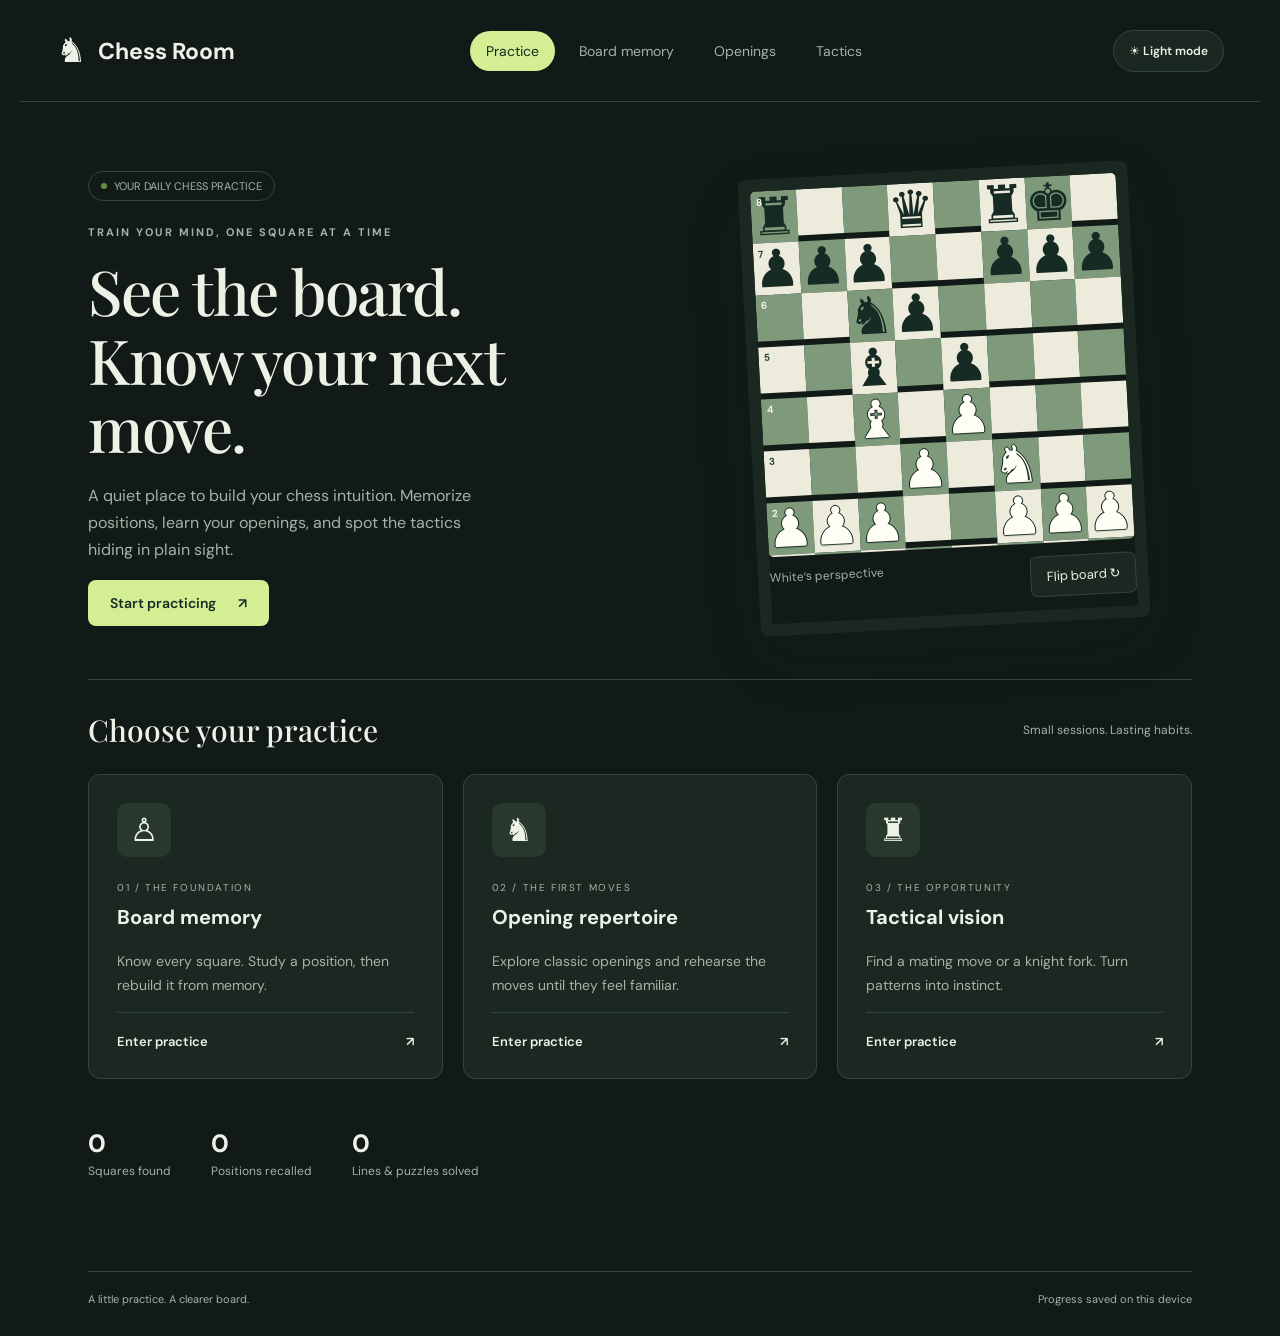
<file: index.html>
<!doctype html>
<html lang="en"><head><meta charset="utf-8"><meta name="viewport" content="width=device-width,initial-scale=1"><meta name="theme-color" content="#172b25"><meta name="description" content="Build your chess memory with board, opening, and tactics practice."><title>Chess Room · Daily practice</title><script src="theme.js?v=4"></script><link rel="stylesheet" href="styles.css?v=4"><script src="app.js?v=4" defer></script></head><body data-page="home"><div id="app"></div></body></html>
</file>
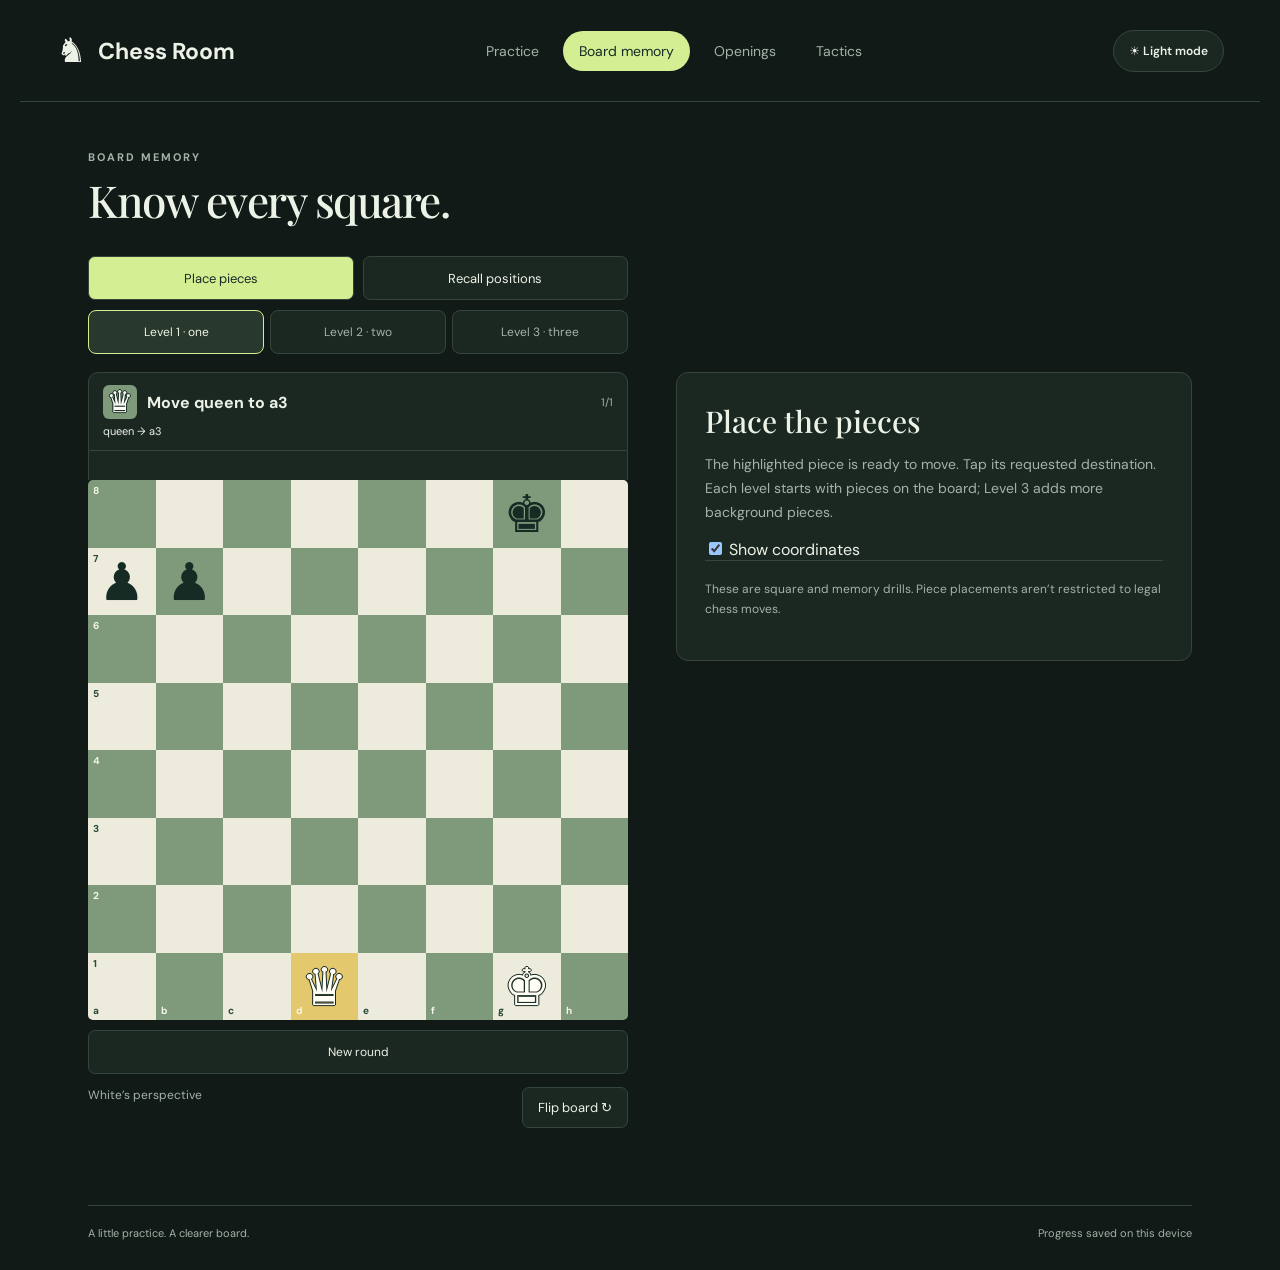
<file: board.html>
<!doctype html>
<html lang="en"><head><meta charset="utf-8"><meta name="viewport" content="width=device-width,initial-scale=1"><meta name="theme-color" content="#172b25"><title>Board memory · Chess Room</title><script src="theme.js?v=4"></script><link rel="stylesheet" href="styles.css?v=4"><script src="board-practice.js?v=4" defer></script><script src="app.js?v=4" defer></script></head><body data-page="board"><div id="app"></div></body></html>
</file>
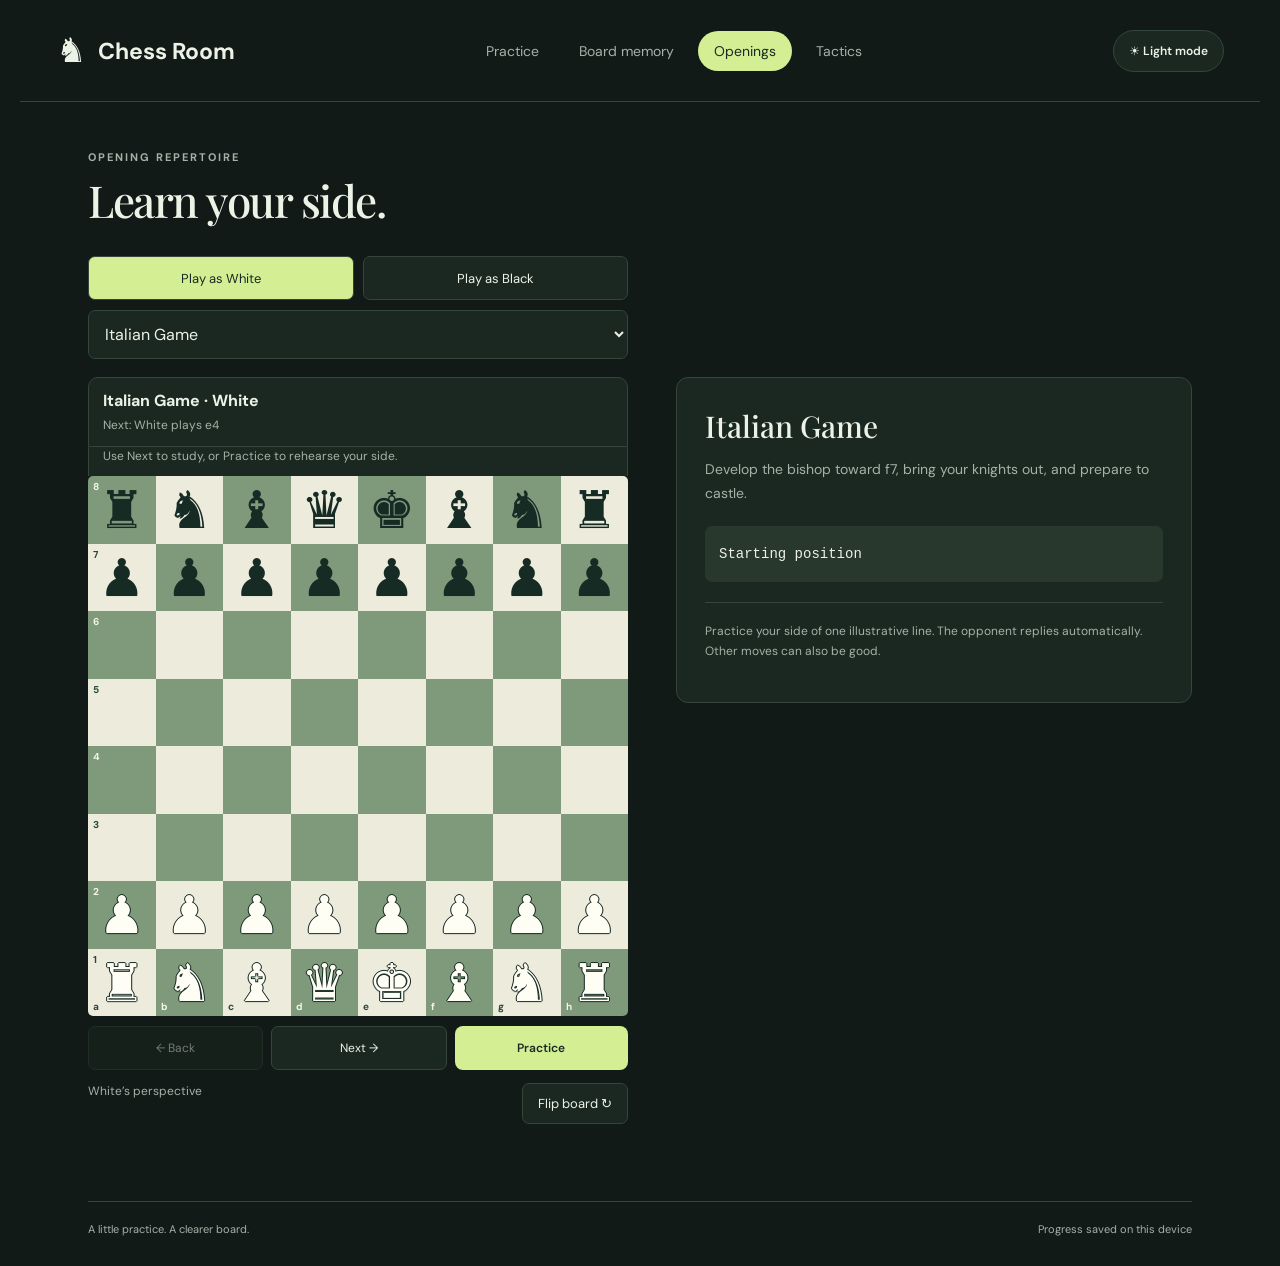
<file: openings.html>
<!doctype html>
<html lang="en"><head><meta charset="utf-8"><meta name="viewport" content="width=device-width,initial-scale=1"><meta name="theme-color" content="#172b25"><title>Openings · Chess Room</title><script src="theme.js?v=4"></script><link rel="stylesheet" href="styles.css?v=4"><script src="openings-practice.js?v=4" defer></script><script src="app.js?v=4" defer></script></head><body data-page="openings"><div id="app"></div></body></html>
</file>
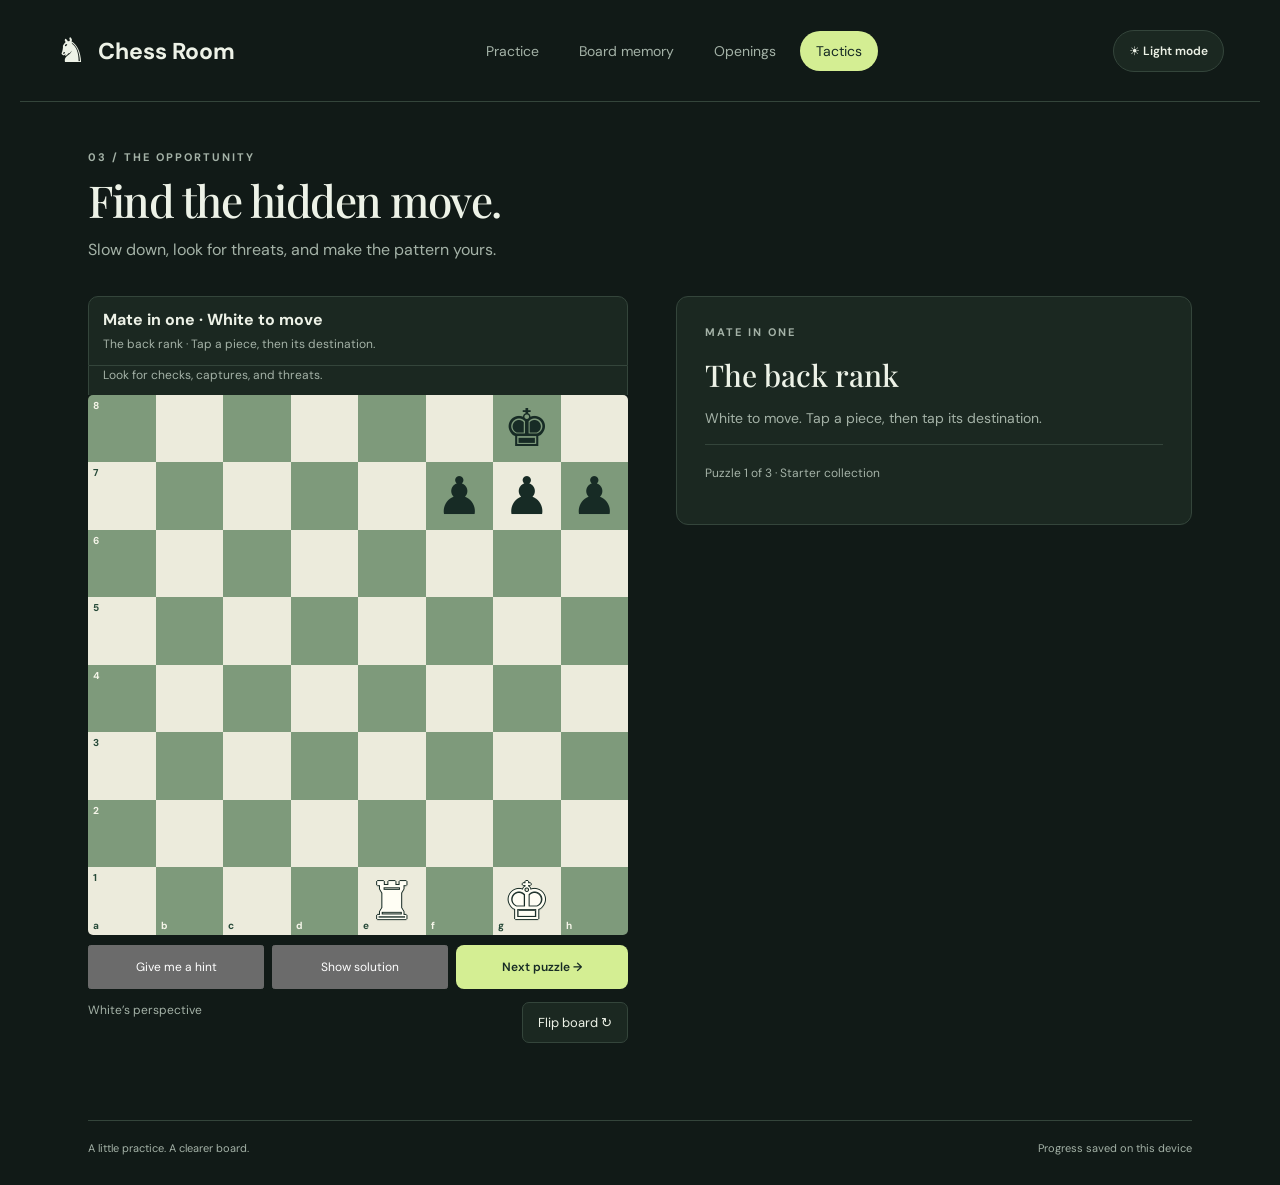
<file: tactics.html>
<!doctype html>
<html lang="en"><head><meta charset="utf-8"><meta name="viewport" content="width=device-width,initial-scale=1"><meta name="theme-color" content="#172b25"><title>Tactics · Chess Room</title><script src="theme.js?v=4"></script><link rel="stylesheet" href="styles.css?v=4"><script src="app.js?v=4" defer></script></head><body data-page="tactics"><div id="app"></div></body></html>
</file>
<file: styles.css>
@import url('https://fonts.googleapis.com/css2?family=DM+Sans:wght@400;500;600;700&family=Playfair+Display:wght@500;600&display=swap');
:root{--bg:#f6f4ed;--ink:#172b25;--muted:#69766f;--line:#dce0d5;--accent:#d4ee93;--white:#fffef9}*{box-sizing:border-box}body{margin:0;background:var(--bg);color:var(--ink);font-family:'DM Sans',system-ui,sans-serif}a{color:inherit;text-decoration:none}button,select{font:inherit}button,a,select{-webkit-tap-highlight-color:transparent}button{cursor:pointer}header{max-width:1240px;margin:auto;display:flex;align-items:center;justify-content:space-between;padding:28px 36px;border-bottom:1px solid var(--line);gap:20px}.brand{font-weight:700;font-size:23px;display:flex;align-items:center;gap:12px}.brand span{font-size:34px}nav{display:flex;gap:8px}nav a{font-size:14px;padding:11px 16px;border-radius:24px;color:var(--muted)}nav a.active{background:var(--ink);color:white}main{max-width:1168px;margin:0 auto;padding:48px 32px 64px}.eyebrow{font-size:11px;font-weight:700;letter-spacing:2px;text-transform:uppercase;color:var(--muted)}h1,h2,h3,p{margin-top:0}h1{font-family:'Playfair Display',Georgia,serif;font-weight:500;font-size:clamp(38px,5vw,62px);line-height:1.1;letter-spacing:-1.5px;margin-bottom:20px}h2{font-family:'Playfair Display',Georgia,serif;font-weight:500;font-size:30px}h3{font-size:20px}p{line-height:1.7;color:var(--muted)}.hero{display:grid;grid-template-columns:1.1fr 1fr;align-items:center;gap:64px;padding:20px 0 52px}.hero p{max-width:420px}.hero .board-wrap{max-width:390px;transform:rotate(-3deg);margin:auto;box-shadow:0 24px 60px #172b251a;border:12px solid var(--white);border-radius:8px}.pill{display:inline-flex;gap:7px;align-items:center;border:1px solid var(--line);border-radius:20px;padding:7px 12px;font-size:11px;color:var(--muted);margin-bottom:24px}.dot{width:6px;height:6px;background:#688f3c;border-radius:50%}.button,button.primary{display:inline-flex;justify-content:center;align-items:center;background:var(--ink);color:white;border:0;border-radius:8px;padding:14px 22px;font-weight:600;font-size:14px;gap:22px}.button:hover,button.primary:hover{background:#2c4c3e}.button.light{background:var(--accent);color:var(--ink)}.section-line{display:flex;align-items:center;justify-content:space-between;border-top:1px solid var(--line);padding-top:30px;margin-bottom:24px}.section-line h2{margin:0}.section-line span{font-size:12px;color:var(--muted)}.cards{display:grid;grid-template-columns:repeat(3,1fr);gap:20px}.card{border:1px solid var(--line);background:var(--white);padding:28px;border-radius:12px;display:flex;flex-direction:column}.card:hover{border-color:#93a483}.card .icon{font-size:32px;width:54px;height:54px;background:#edf0e5;border-radius:10px;display:grid;place-items:center;margin-bottom:24px}.card small{font-size:10px;text-transform:uppercase;letter-spacing:1.6px;color:var(--muted);margin-bottom:10px}.card p{font-size:14px;flex:1}.card .go{font-weight:600;font-size:13px;display:flex;justify-content:space-between;padding-top:20px;border-top:1px solid var(--line)}.stats{display:flex;gap:40px;padding:28px 0;margin-top:20px;font-size:12px;color:var(--muted)}.stats strong{font-size:25px;display:block;color:var(--ink);margin-bottom:3px}footer{max-width:1104px;margin:auto;padding:20px 0 30px;border-top:1px solid var(--line);font-size:11px;color:var(--muted);display:flex;justify-content:space-between;gap:16px}.practice-head{margin-bottom:32px}.practice-head h1{font-size:44px;margin:12px 0}.workspace{display:grid;grid-template-columns:minmax(280px,540px) 1fr;gap:48px;align-items:start}.board-wrap{width:100%;position:relative}.chessboard{display:grid;grid-template-columns:repeat(8,1fr);width:100%;aspect-ratio:1;border-radius:5px;overflow:hidden}.square{position:relative;border:0;border-radius:0;padding:0;background:#ecebdc;color:#264938;display:flex;align-items:center;justify-content:center;min-width:0;aspect-ratio:1}.square.dark{background:#7e9a7b}.square.selected{background:#e3c86e}.square.marked{box-shadow:inset 0 0 0 5px #e6be52}.square.correct{background:#b7dd70}.piece{font-family:'Segoe UI Symbol','DejaVu Sans',serif;font-size:clamp(24px,5vw,53px);line-height:1;color:#172b25}.piece.white{color:#fffef4;text-shadow:0 1px 1px #172b25,1px 0 #172b25,-1px 0 #172b25,0 -1px #172b25}.coord{position:absolute;font-size:10px;font-weight:700;left:5px;bottom:3px;color:#264938}.rank{top:4px;bottom:auto}.square.dark .coord{color:#f5f5e9}.square:focus-visible{outline:3px solid #f1aa26;outline-offset:-3px}.board-meta{display:flex;justify-content:space-between;margin:13px 0;font-size:12px;color:var(--muted)}.panel{background:var(--white);border:1px solid var(--line);border-radius:12px;padding:28px}.panel h2{margin-bottom:12px}.panel p{font-size:14px}.controls{display:flex;flex-wrap:wrap;gap:9px;margin:18px 0}.controls button,.secondary{border:1px solid var(--line);background:var(--white);border-radius:7px;padding:11px 15px;color:var(--ink);font-size:13px}.controls button.active{background:var(--ink);color:white}.field{display:block;font-size:12px;font-weight:600;margin:20px 0 8px}select{width:100%;border:1px solid var(--line);padding:12px;border-radius:7px;background:var(--white);color:var(--ink)}.prompt{font-family:'Playfair Display',Georgia,serif;font-size:34px;color:var(--ink);margin:18px 0}.feedback{min-height:52px;font-size:14px;line-height:1.6;margin:20px 0;color:var(--muted)}.feedback.success{color:#3d6c27}.moves{font-family:monospace;font-size:14px;line-height:2;background:#f0f2e8;padding:14px;border-radius:7px;margin:20px 0}.note{padding-top:18px;border-top:1px solid var(--line);font-size:12px!important}.palette{display:flex;gap:6px;flex-wrap:wrap}.palette button{width:42px;height:46px;border:1px solid var(--line);border-radius:5px;background:#eceddf;font-size:30px;font-family:'Segoe UI Symbol',serif}.palette button.active{outline:2px solid #496b3b}.palette button.white{color:white;text-shadow:1px 1px #172b25,-1px -1px #172b25}.hidden{visibility:hidden}button:disabled{opacity:.45;cursor:default}@media(min-width:1100px){.piece{font-size:52px}}@media(max-width:700px){header{padding:16px;display:block}.brand{font-size:21px;margin-bottom:16px}nav{justify-content:space-between;gap:2px}nav a{padding:10px 12px;font-size:12px}main{padding:30px 18px 40px}.hero{grid-template-columns:1fr;gap:28px;padding:0 0 40px}.hero .board-wrap{max-width:280px}.cards{grid-template-columns:1fr;gap:12px}.card{padding:22px}.card .icon{margin-bottom:16px}.workspace{grid-template-columns:1fr;gap:20px}.panel{padding:22px}.piece{font-size:clamp(28px,9vw,48px)}.practice-head h1{font-size:36px}.section-line{align-items:flex-start;gap:12px}.section-line span{max-width:110px;text-align:right}.stats{gap:26px}.coord{font-size:9px}footer{margin:0 18px}.hero h1{max-width:400px}}
/* Theme surfaces keep the chessboard's familiar green and cream squares. */
:root{color-scheme:dark;--bg:#111a17;--ink:#edf2e7;--muted:#a4b2a7;--line:#34453b;--accent:#d4ee93;--white:#1b2821;--soft:#28382c;--action:#d4ee93;--action-ink:#172b25;--action-hover:#e0f5b2;--success:#b8df8c}
:root[data-theme="light"]{color-scheme:light;--bg:#f6f4ed;--ink:#172b25;--muted:#69766f;--line:#dce0d5;--white:#fffef9;--soft:#edf0e5;--action:#172b25;--action-ink:#fff;--action-hover:#2c4c3e;--success:#3d6c27}
nav a.active,.button,button.primary,.controls button.active{background:var(--action);color:var(--action-ink)}
.button:hover,button.primary:hover{background:var(--action-hover)}
.card .icon,.moves{background:var(--soft)}
.feedback.success{color:var(--success)}
.palette button{color:#172b25}
.theme-toggle{flex-shrink:0;border:1px solid var(--line);border-radius:24px;background:var(--white);color:var(--ink);padding:11px 15px;font-size:12px;font-weight:600;min-height:42px}
.theme-toggle:hover{background:var(--soft)}
.theme-toggle:focus-visible,a:focus-visible,button:focus-visible,select:focus-visible{outline:2px solid var(--accent);outline-offset:3px}
@media(max-width:850px) and (min-width:701px){header{flex-wrap:wrap}nav{order:3;width:100%;justify-content:center}}
@media(max-width:700px){header{display:grid;grid-template-columns:1fr auto;gap:16px 8px}.brand{margin-bottom:0}nav{grid-column:1 / -1;grid-row:2}.theme-toggle{grid-column:2;grid-row:1;padding:10px 12px}}
/* Keep the question, answer controls, and board in one phone-sized practice area. */
.practice-top{max-width:540px;margin-bottom:18px}
.practice-top .controls{margin:0 0 10px;display:flex}
.mode-controls button{flex:1;min-height:44px}
.level-controls{display:flex;gap:6px}
.level-controls button{flex:1;min-height:44px;border:1px solid var(--line);border-radius:8px;background:var(--white);color:var(--muted);padding:8px;font-size:12px}
.level-controls button.active{background:var(--soft);color:var(--ink);border-color:var(--accent)}
.board-task{min-height:65px;background:var(--white);padding:12px 14px;border:1px solid var(--line);border-radius:10px 10px 0 0;display:flex;flex-direction:column;justify-content:center;gap:5px;font-size:16px}
.task-row{display:flex;align-items:center;gap:10px}
.task-piece.piece{font-size:30px;background:#7e9a7b;border-radius:6px;min-width:34px;text-align:center;padding:2px}
.step-count{font-size:11px;color:var(--muted);margin-left:auto;white-space:nowrap}
.task-detail{font-size:12px;color:var(--muted);line-height:1.5}
.target-list{display:flex;gap:10px;flex-wrap:wrap;font-size:11px;color:var(--muted)}
.target-list .current{color:var(--ink)}.target-list .complete{color:var(--success)}
.board-feedback{background:var(--white);padding:0 14px 9px;min-height:29px;color:var(--muted);font-size:12px;line-height:1.5;border-left:1px solid var(--line);border-right:1px solid var(--line)}
.board-feedback.success{color:var(--success)}
.board-actions{display:flex;gap:8px;margin-top:10px}
.board-actions button{flex:1;min-height:44px;padding:10px 8px;font-size:12px}
.board-task .palette{margin-top:3px}.board-task .palette button{min-width:44px;min-height:44px}.board-task .palette .eraser{font-size:22px}
.sr-only{position:absolute;width:1px;height:1px;padding:0;overflow:hidden;clip:rect(0,0,0,0);white-space:nowrap;border:0}
@media(max-width:700px){
 body:not([data-page="home"]) header{padding:10px 14px;gap:8px}
 body:not([data-page="home"]) .brand{font-size:18px}
 body:not([data-page="home"]) .brand span{font-size:27px}
 body:not([data-page="home"]) main{padding:16px 14px 32px}
 .practice-head{margin-bottom:14px}.practice-head .eyebrow{display:none}.practice-head h1{font-family:'DM Sans',system-ui,sans-serif;font-size:22px;letter-spacing:-.4px;margin:0}.practice-head>p{display:none}
 .practice-top{margin-bottom:12px}.practice-top .controls{margin-bottom:8px}
 .workspace{gap:16px}.board-meta{margin:8px 0}.board-meta .secondary{min-height:36px;padding:7px 12px}
 .board-task{padding:10px 12px;min-height:62px}.board-feedback{padding:0 12px 7px;min-height:26px}
 .board-actions{margin-top:8px}.practice-help{padding:18px}.practice-help h2{font-size:23px}.practice-help p{margin-bottom:14px}
 .opening-picker select{min-height:44px;padding:10px}
 .task-row strong{font-size:15px}
}
@media(max-height:700px) and (max-width:700px){
 body:not([data-page="home"]) .practice-head{display:none}
 body:not([data-page="home"]) main{padding-top:10px}
 .board-wrap{max-width:min(100%,calc(100svh - 320px));margin:0 auto}
 body[data-page="openings"] .board-wrap{max-width:min(100%,calc(100svh - 310px))}
}
</file>
